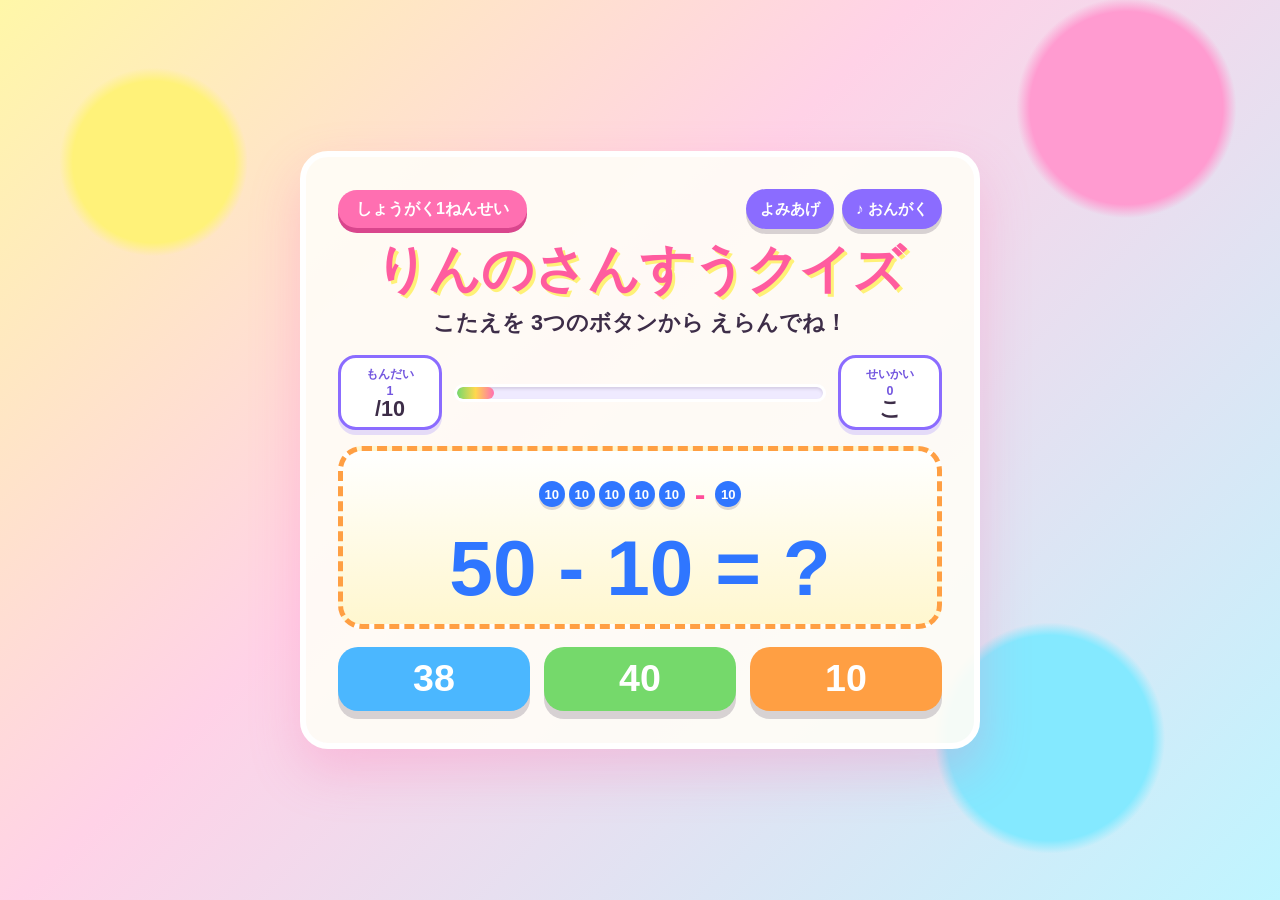
<file: index.html>
<!DOCTYPE html>
<html lang="ja">
<head>
  <meta charset="UTF-8">
  <meta name="viewport" content="width=device-width, initial-scale=1.0">
  <title>りんのさんすうクイズ</title>
  <link rel="stylesheet" href="style.css?v=17">
</head>
<body>
  <main class="app">
    <section class="quiz-panel" aria-live="polite">
      <div class="top-bar">
        <div class="badge">しょうがく1ねんせい</div>
        <div class="sound-controls">
          <button id="speechButton" class="sound-button" type="button" aria-pressed="false">よみあげ</button>
          <button id="musicButton" class="sound-button" type="button" aria-pressed="false">♪ おんがく</button>
        </div>
      </div>
      <h1>りんのさんすうクイズ</h1>
      <p class="lead">こたえを 3つのボタンから えらんでね！</p>

      <div class="score-board" aria-label="クイズの進み具合">
        <div class="score-pill">
          <span>もんだい</span>
          <strong><span id="questionNumber">1</span>/10</strong>
        </div>
        <div class="progress-track" aria-hidden="true">
          <div id="progressBar" class="progress-bar"></div>
        </div>
        <div class="score-pill">
          <span>せいかい</span>
          <strong><span id="correctCount">0</span>こ</strong>
        </div>
      </div>

      <div class="question-card">
        <div id="questionVisual" class="question-visual" aria-label="数字のまとまり"></div>
        <div id="question" class="question">10 + 20 = ?</div>
      </div>

      <div id="choices" class="choices" aria-label="こたえの選択肢"></div>

      <div id="result" class="result hidden">
        <div class="answer-feedback">
          <p id="message" class="message">ピンポーン！</p>
          <div id="answerFormula" class="answer-formula" aria-label="たてしきの答え"></div>
        </div>
        <div id="character" class="character" aria-label="にこにこの可愛いキャラクター" role="img">
          <div class="ear ear-left"></div>
          <div class="ear ear-right"></div>
          <div class="face">
            <div class="eye eye-left"></div>
            <div class="eye eye-right"></div>
            <div class="cheek cheek-left"></div>
            <div class="cheek cheek-right"></div>
            <div class="mouth"></div>
          </div>
          <div class="body"></div>
          <div class="arm arm-left"></div>
          <div class="arm arm-right"></div>
        </div>
      </div>

      <div id="finalScreen" class="final-screen hidden">
        <p class="final-title">けっかはっぴょう！</p>
        <p id="finalScore" class="final-score">10もんちゅう 10もん せいかい</p>
        <p id="finalRate" class="final-rate">せいかいりつ 100%</p>
        <p id="finalComment" class="final-comment">すごい！さんすうマスター！</p>
      </div>

      <button id="nextButton" class="next-button hidden" type="button">つぎのもんだい</button>
    </section>
  </main>

  <script src="script.js?v=17"></script>
</body>
</html>
</file>
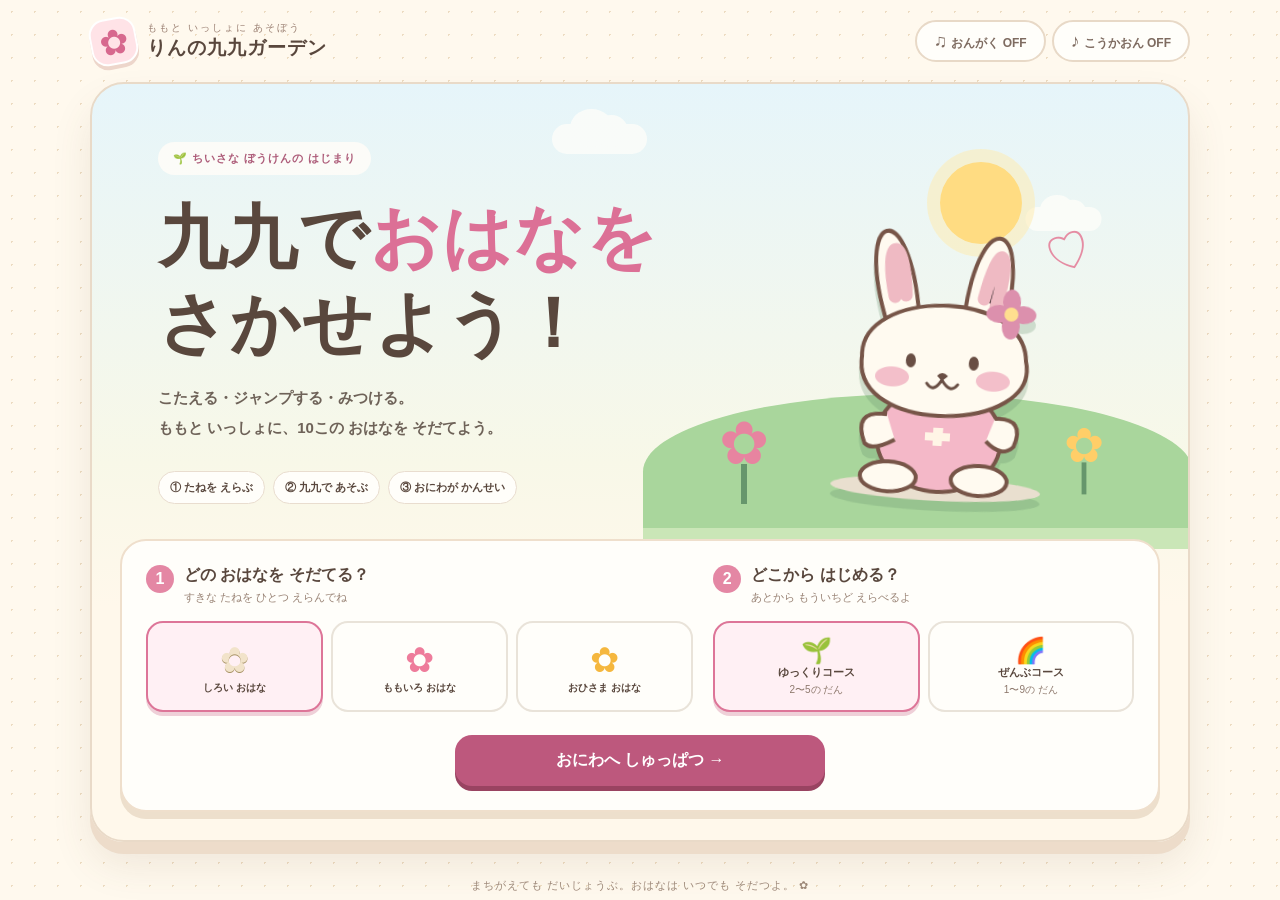
<file: kakezan-quest/index.html>
<!doctype html>
<html lang="ja">
<head>
  <meta charset="utf-8">
  <meta name="viewport" content="width=device-width, initial-scale=1, viewport-fit=cover">
  <meta name="theme-color" content="#fff8ec">
  <meta name="description" content="うさぎのももと九九のお庭を育てよう。小学2年生向けのかけ算あそび。">
  <title>りんの九九ガーデン</title>
  <link rel="icon" href="data:image/svg+xml,%3Csvg xmlns='http://www.w3.org/2000/svg' viewBox='0 0 64 64'%3E%3Crect width='64' height='64' rx='18' fill='%23fff3da'/%3E%3Ctext x='10' y='48' font-size='44'%3E🌼%3C/text%3E%3C/svg%3E">
  <link rel="stylesheet" href="style.css?v=20261027-music">
  <script src="script.js?v=20261027-music" defer></script>
</head>
<body>
  <header class="site-header">
    <a class="brand" href="./" aria-label="りんの九九ガーデン、はじめから">
      <span class="brand-flower" aria-hidden="true">✿</span>
      <span><small>ももと いっしょに あそぼう</small><strong>りんの九九ガーデン</strong></span>
    </a>
    <div class="audio-controls" role="group" aria-label="おと の せってい">
      <button id="musicButton" class="sound-toggle" type="button" aria-pressed="false" aria-label="おんがくを ならす"><span aria-hidden="true">♫</span><span id="musicLabel">おんがく OFF</span></button>
      <button id="soundButton" class="sound-toggle" type="button" aria-pressed="false" aria-label="こうかおんを だす"><span aria-hidden="true">♪</span><span id="soundLabel">こうかおん OFF</span></button>
    </div>
  </header>

  <main>
    <section id="startScreen" class="start-screen screen" aria-labelledby="startTitle">
      <div class="sky-decor cloud cloud-one" aria-hidden="true"></div><div class="sky-decor cloud cloud-two" aria-hidden="true"></div>
      <div class="intro-layout">
        <div class="intro-copy">
          <span class="eyebrow">🌱 ちいさな ぼうけんの はじまり</span>
          <h1 id="startTitle">九九で<span>おはなを</span><br>さかせよう！</h1>
          <p class="intro-lead">こたえる・ジャンプする・みつける。<br>ももと いっしょに、10この おはなを そだてよう。</p>
          <div class="intro-pills" aria-label="あそびかた"><span>① たねを えらぶ</span><span>② 九九で あそぶ</span><span>③ おにわが かんせい</span></div>
        </div>
        <div class="intro-art" aria-hidden="true"><div class="sun"></div><div class="intro-hill"></div><img class="hero-bunny" src="bunny.svg" alt=""><div class="art-flower art-flower-left"><i></i></div><div class="art-flower art-flower-right"><i></i></div><div class="butterfly">♡</div></div>
      </div>
      <div class="setup-card">
        <div class="setup-group">
          <div class="setup-heading"><span class="number-badge">1</span><div><h2>どの おはなを そだてる？</h2><p>すきな たねを ひとつ えらんでね</p></div></div>
          <div class="seed-list" role="group" aria-label="おはなの しゅるい">
            <button class="seed-option is-selected" data-flower="daisy" type="button" aria-pressed="true"><span class="seed-illustration daisy" aria-hidden="true">✿</span><strong>しろい おはな</strong></button>
            <button class="seed-option" data-flower="tulip" type="button" aria-pressed="false"><span class="seed-illustration tulip" aria-hidden="true">✿</span><strong>ももいろ おはな</strong></button>
            <button class="seed-option" data-flower="sunflower" type="button" aria-pressed="false"><span class="seed-illustration sunflower" aria-hidden="true">✿</span><strong>おひさま おはな</strong></button>
          </div>
        </div>
        <div class="setup-group setup-level">
          <div class="setup-heading"><span class="number-badge">2</span><div><h2>どこから はじめる？</h2><p>あとから もういちど えらべるよ</p></div></div>
          <div class="level-list" role="group" aria-label="むずかしさ">
            <button class="level-option is-selected" data-level="easy" type="button" aria-pressed="true"><span>🌱</span><strong>ゆっくりコース</strong><small>2〜5の だん</small></button>
            <button class="level-option" data-level="all" type="button" aria-pressed="false"><span>🌈</span><strong>ぜんぶコース</strong><small>1〜9の だん</small></button>
          </div>
        </div>
        <button id="startButton" class="primary-button start-button" type="button">おにわへ しゅっぱつ <span aria-hidden="true">→</span></button>
      </div>
    </section>

    <section id="gameScreen" class="game-screen screen" aria-labelledby="gameTitle" hidden>
      <div class="game-topline"><span id="chapterLabel" class="chapter-label">はじまりの おにわ</span><span id="stepLabel" class="step-label">1 / 10</span></div>
      <div class="journey-progress" aria-label="おにわの すすみぐあい">
        <div class="journey-caption"><span>おはなを そだてよう</span><strong id="progressText">0 / 10 こ さいたよ</strong></div>
        <div id="progressMeter" class="journey-track" role="progressbar" aria-label="さいた おはな" aria-valuemin="0" aria-valuemax="10" aria-valuenow="0"><span id="progressFill"></span></div>
      </div>
      <div class="garden-scene">
        <div class="garden-sun" aria-hidden="true"></div>
        <div class="garden-heading"><div><span class="garden-kicker">MOMO'S LITTLE GARDEN</span><h1 id="gameTitle">ももの おにわ</h1></div><span id="flowerCount" class="flower-count">🌼 0 / 10</span></div>
        <div id="gardenPlots" class="garden-plots" aria-label="おにわの ようす"></div>
        <div class="garden-ground"></div>
      </div>
      <div class="game-content">
        <div class="momo-card"><img src="bunny.svg" alt="うさぎの もも" width="96" height="100"><p id="momoLine">いっしょに そだてよう！</p></div>
        <div class="challenge-card">
          <div class="challenge-header"><span id="missionTag" class="mission-tag">こたえを えらぼう</span><span id="questionBadge">だい 1 もん</span></div>
          <h2 id="missionTitle" tabindex="-1">おはなの かずは？</h2>
          <p id="missionText" class="mission-text"></p>
          <div id="equation" class="equation" aria-live="polite"></div>
          <div id="groupVisual" class="group-visual" aria-label="かずの まとまり"></div>
          <p id="groupCaption" class="group-caption"></p>
          <div id="playControls" class="play-controls"></div>
          <button id="hintButton" class="hint-button" type="button" aria-expanded="false" aria-controls="hintPanel">ヒントを みる</button>
          <div id="hintPanel" class="hint-panel" hidden></div>
          <div id="feedback" class="feedback" role="status" aria-live="polite"></div>
        </div>
      </div>
    </section>

    <section id="finishScreen" class="finish-screen screen" aria-labelledby="finishTitle" hidden tabindex="-1">
      <div class="finish-confetti" aria-hidden="true">✦　✿　✦</div>
      <span class="finish-eyebrow">10この おはなを そだてたよ！</span>
      <h1 id="finishTitle">おにわが できた！</h1>
      <p>ひとつずつ すすんで、こんなに すてきに なったね。</p>
      <div id="finishGarden" class="finish-garden" aria-label="かんせいした おにわ"></div>
      <div class="finish-note"><img src="bunny.svg" alt="" width="90" height="92"><div><strong>ももから りんへ</strong><p id="finishMessage">いっしょに あそんでくれて ありがとう！</p></div></div>
      <div class="finish-actions"><button id="againButton" class="primary-button" type="button">もういちど あそぶ <span aria-hidden="true">↻</span></button><button id="changeButton" class="secondary-button" type="button">おはなを かえる</button></div>
    </section>
  </main>
  <footer>まちがえても だいじょうぶ。おはなは いつでも そだつよ。 ✿</footer>
</body>
</html>
</file>
<file: style.css>
:root {
  --pink: #ff6fb1;
  --yellow: #ffd84d;
  --blue: #4bb7ff;
  --green: #75d96b;
  --orange: #ff9f43;
  --ink: #3d2d48;
  --white: #fffdf7;
}

* {
  box-sizing: border-box;
}

body {
  margin: 0;
  min-height: 100vh;
  font-family: "Hiragino Maru Gothic ProN", "Yu Gothic", "Meiryo", sans-serif;
  color: var(--ink);
  background:
    radial-gradient(circle at 12% 18%, #fff279 0 6%, transparent 7%),
    radial-gradient(circle at 88% 12%, #ff9bd0 0 7%, transparent 8%),
    radial-gradient(circle at 82% 82%, #84e9ff 0 8%, transparent 9%),
    linear-gradient(135deg, #fff7a8 0%, #ffd2e7 42%, #bff5ff 100%);
}

.app {
  width: min(920px, 100%);
  min-height: 100vh;
  margin: 0 auto;
  display: grid;
  place-items: center;
  padding: 24px;
}

.quiz-panel {
  width: min(680px, 100%);
  padding: clamp(18px, 4vw, 32px);
  text-align: center;
  background: rgba(255, 253, 247, 0.92);
  border: 6px solid #ffffff;
  border-radius: 28px;
  box-shadow: 0 22px 50px rgba(255, 111, 177, 0.28);
}

.top-bar {
  display: flex;
  align-items: center;
  justify-content: space-between;
  gap: 12px;
  margin-bottom: 12px;
}

.sound-controls {
  display: flex;
  flex-wrap: wrap;
  justify-content: flex-end;
  gap: 8px;
}

.sound-button {
  min-height: 40px;
  padding: 6px 14px;
  border: 0;
  border-radius: 999px;
  color: #ffffff;
  font: inherit;
  font-size: 0.95rem;
  font-weight: 900;
  background: #8b6cff;
  box-shadow: 0 5px 0 rgba(61, 45, 72, 0.2);
  cursor: pointer;
}

.sound-button[aria-pressed="true"] {
  background: #2f8f45;
}

.sound-button:hover,
.sound-button:focus-visible {
  transform: translateY(-2px);
  filter: brightness(1.05);
}

.badge {
  display: inline-flex;
  align-items: center;
  justify-content: center;
  min-height: 38px;
  padding: 6px 18px;
  flex: 0 0 auto;
  color: #ffffff;
  font-weight: 800;
  background: var(--pink);
  border-radius: 999px;
  box-shadow: 0 5px 0 #d9468d;
}

h1 {
  margin: 0;
  font-size: clamp(1.9rem, 6vw, 3.25rem);
  line-height: 1.1;
  color: #ff5c9f;
  text-shadow: 3px 3px 0 #fff177;
}

.lead {
  margin: 10px 0 18px;
  font-size: clamp(1rem, 3.5vw, 1.35rem);
  font-weight: 700;
}

.score-board {
  display: grid;
  grid-template-columns: auto 1fr auto;
  align-items: center;
  gap: 12px;
  margin: 0 0 16px;
}

.score-pill {
  min-width: 104px;
  padding: 8px 12px;
  background: #ffffff;
  border: 3px solid #8b6cff;
  border-radius: 18px;
  box-shadow: 0 5px 0 rgba(139, 108, 255, 0.22);
}

.score-pill span {
  display: block;
  font-size: 0.78rem;
  font-weight: 800;
  color: #7356df;
}

.score-pill strong {
  display: block;
  margin-top: 2px;
  font-size: 1.35rem;
  line-height: 1;
}

.progress-track {
  height: 18px;
  overflow: hidden;
  background: #efeaff;
  border: 3px solid #ffffff;
  border-radius: 999px;
  box-shadow: inset 0 2px 3px rgba(61, 45, 72, 0.14);
}

.progress-bar {
  width: 10%;
  height: 100%;
  background: linear-gradient(90deg, var(--green), var(--yellow), var(--pink));
  border-radius: inherit;
  transition: width 0.25s ease;
}

.question-card {
  position: relative;
  margin: 0 auto 18px;
  padding: 18px 16px 16px;
  background: linear-gradient(180deg, #ffffff 0%, #fff7cf 100%);
  border: 5px dashed var(--orange);
  border-radius: 24px;
}

.question-visual {
  display: flex;
  align-items: center;
  justify-content: center;
  gap: 10px;
  min-height: 50px;
  margin-bottom: 10px;
}

.visual-group {
  max-width: 210px;
}

.number-model {
  display: flex;
  flex-wrap: wrap;
  justify-content: center;
  gap: 4px;
}

.model-token {
  display: inline-grid;
  place-items: center;
  width: 26px;
  height: 26px;
  border-radius: 50%;
  color: #ffffff;
  font-size: 0.82rem;
  font-weight: 900;
  box-shadow: 0 3px 0 rgba(61, 45, 72, 0.18);
}

.ten-token {
  background: #2f76ff;
}

.one-token {
  background: #ff9f43;
}

.zero-token {
  background: #b8b8c8;
}

.visual-operator {
  flex: 0 0 auto;
  color: #ff4d9a;
  font-size: 2rem;
  font-weight: 900;
}

.question {
  font-size: clamp(2.6rem, 10vw, 4.9rem);
  line-height: 1;
  font-weight: 900;
  color: #2f76ff;
}

.choices {
  display: grid;
  grid-template-columns: repeat(3, 1fr);
  gap: 14px;
}

.choice-button,
.next-button {
  min-height: 64px;
  border: 0;
  border-radius: 20px;
  color: #ffffff;
  font: inherit;
  font-size: clamp(1.5rem, 5vw, 2.35rem);
  font-weight: 900;
  cursor: pointer;
  box-shadow: 0 8px 0 rgba(61, 45, 72, 0.2);
  transition: transform 0.12s ease, box-shadow 0.12s ease, filter 0.12s ease;
}

.choice-button:nth-child(1) {
  background: var(--blue);
}

.choice-button:nth-child(2) {
  background: var(--green);
}

.choice-button:nth-child(3) {
  background: var(--orange);
}

.choice-button:hover,
.choice-button:focus-visible,
.next-button:hover,
.next-button:focus-visible {
  transform: translateY(-3px);
  filter: brightness(1.04);
}

.choice-button:active,
.next-button:active {
  transform: translateY(4px);
  box-shadow: 0 4px 0 rgba(61, 45, 72, 0.2);
}

.choice-button.wrong {
  animation: shake 0.28s ease;
  background: #b8b8c8;
}

.choice-button.correct {
  background: #ff6fb1;
}

.choice-button:disabled {
  cursor: default;
}

.choice-button.dimmed {
  opacity: 0.58;
  transform: none;
}

.result {
  display: flex;
  align-items: center;
  justify-content: center;
  gap: 18px;
  margin-top: 16px;
}

.answer-feedback {
  display: grid;
  gap: 8px;
  justify-items: center;
  max-width: 420px;
}

.message {
  margin: 0;
  font-size: clamp(1.8rem, 6vw, 3.2rem);
  font-weight: 900;
  color: #ff4d9a;
  text-shadow: 3px 3px 0 #fff177;
  animation: pop 0.45s ease;
}

.answer-formula {
  min-width: 150px;
  margin: 0;
  padding: 12px 22px;
  color: #2f76ff;
  font-size: clamp(1.4rem, 5vw, 2.25rem);
  font-weight: 900;
  line-height: 1.1;
  background: #ffffff;
  border: 4px solid #84e9ff;
  border-radius: 18px;
  box-shadow: 0 6px 0 rgba(75, 183, 255, 0.2);
}

.vertical-row {
  display: grid;
  grid-template-columns: 34px minmax(70px, 1fr);
  align-items: center;
  justify-items: end;
  font-variant-numeric: tabular-nums;
}

.vertical-first {
  grid-template-columns: 1fr;
  padding-right: 2px;
}

.vertical-second {
  border-bottom: 5px solid #2f76ff;
  padding-bottom: 4px;
}

.vertical-answer {
  grid-template-columns: 1fr;
  padding-top: 5px;
  padding-right: 2px;
  color: #ff4d9a;
}

.vertical-operator {
  justify-self: start;
  color: #ff9f43;
}

.character {
  position: relative;
  width: 132px;
  height: 140px;
  animation: bounce 1s ease-in-out infinite;
}

.face {
  position: absolute;
  left: 17px;
  top: 13px;
  width: 98px;
  height: 86px;
  background: #fff4c9;
  border: 5px solid #704a80;
  border-radius: 48% 48% 54% 54%;
  z-index: 2;
}

.ear {
  position: absolute;
  top: 6px;
  width: 38px;
  height: 43px;
  background: #ff9bd0;
  border: 5px solid #704a80;
  border-radius: 50% 50% 40% 40%;
}

.ear-left {
  left: 11px;
  transform: rotate(-26deg);
}

.ear-right {
  right: 11px;
  transform: rotate(26deg);
}

.eye {
  position: absolute;
  top: 30px;
  width: 12px;
  height: 18px;
  background: #3d2d48;
  border-radius: 50%;
}

.eye-left {
  left: 28px;
}

.eye-right {
  right: 28px;
}

.cheek {
  position: absolute;
  top: 50px;
  width: 19px;
  height: 11px;
  background: #ff8abf;
  border-radius: 50%;
}

.cheek-left {
  left: 13px;
}

.cheek-right {
  right: 13px;
}

.mouth {
  position: absolute;
  left: 39px;
  top: 51px;
  width: 21px;
  height: 13px;
  border-bottom: 5px solid #3d2d48;
  border-radius: 0 0 999px 999px;
}

.body {
  position: absolute;
  left: 31px;
  bottom: 6px;
  width: 70px;
  height: 57px;
  background: #7ee37a;
  border: 5px solid #704a80;
  border-radius: 46% 46% 36% 36%;
  z-index: 1;
}

.arm {
  position: absolute;
  bottom: 35px;
  width: 40px;
  height: 13px;
  background: #fff4c9;
  border: 5px solid #704a80;
  border-radius: 999px;
}

.arm-left {
  left: 0;
  transform: rotate(-28deg);
}

.arm-right {
  right: 0;
  transform: rotate(28deg);
}

.next-button {
  margin-top: 14px;
  padding: 0 28px;
  background: #8b6cff;
  font-size: clamp(1.2rem, 4vw, 1.7rem);
}

.final-screen {
  margin-top: 18px;
  padding: 18px;
  background: linear-gradient(180deg, #fff8d8, #ffffff);
  border: 5px solid var(--yellow);
  border-radius: 24px;
  box-shadow: 0 10px 0 rgba(255, 159, 67, 0.18);
  animation: pop 0.45s ease;
}

.final-title,
.final-score,
.final-rate,
.final-comment {
  margin: 0;
  font-weight: 900;
}

.final-title {
  color: #ff4d9a;
  font-size: clamp(1.7rem, 6vw, 3rem);
  text-shadow: 2px 2px 0 #fff177;
}

.final-score {
  margin-top: 8px;
  font-size: clamp(1.25rem, 4.5vw, 2rem);
}

.final-rate {
  margin-top: 6px;
  color: #2f76ff;
  font-size: clamp(2rem, 8vw, 4rem);
}

.final-comment {
  margin-top: 8px;
  color: #2f8f45;
  font-size: clamp(1.1rem, 4vw, 1.55rem);
}

.hidden {
  display: none;
}

@keyframes shake {
  0%, 100% {
    transform: translateX(0);
  }
  30% {
    transform: translateX(-8px);
  }
  65% {
    transform: translateX(8px);
  }
}

@keyframes pop {
  0% {
    transform: scale(0.6);
    opacity: 0;
  }
  70% {
    transform: scale(1.12);
  }
  100% {
    transform: scale(1);
    opacity: 1;
  }
}

@keyframes bounce {
  0%, 100% {
    transform: translateY(0);
  }
  50% {
    transform: translateY(-10px);
  }
}

@media (max-width: 560px) {
  .app {
    padding: 14px 14px calc(96px + env(safe-area-inset-bottom));
  }

  .quiz-panel {
    border-radius: 22px;
  }

  .top-bar {
    flex-direction: column;
    gap: 10px;
  }

  .sound-controls {
    justify-content: center;
  }

  .sound-button {
    padding: 6px 10px;
    font-size: 0.85rem;
  }

  .choices {
    grid-template-columns: repeat(3, 1fr);
    gap: 8px;
  }

  .score-board {
    grid-template-columns: 1fr 1fr;
  }

  .progress-track {
    grid-column: 1 / -1;
    grid-row: 2;
  }

  .choice-button {
    min-height: 56px;
    border-radius: 16px;
    font-size: clamp(1.25rem, 7vw, 1.75rem);
  }

  .result {
    flex-direction: column;
    gap: 4px;
    margin-bottom: 72px;
  }

  .next-button {
    position: fixed;
    left: 50%;
    bottom: max(12px, env(safe-area-inset-bottom));
    z-index: 20;
    width: min(330px, calc(100vw - 28px));
    min-height: 58px;
    margin-top: 0;
    transform: translateX(-50%);
  }

  .next-button:hover,
  .next-button:focus-visible {
    transform: translateX(-50%) translateY(-3px);
  }

  .next-button:active {
    transform: translateX(-50%) translateY(4px);
  }
}
</file>
<file: kakezan-quest/style.css>
:root {
  color-scheme: light;
  --ink: #59473d;
  --soft-ink: #816e60;
  --pink: #ed83a5;
  --pink-dark: #b84874;
  --cream: #fff8ec;
  --paper: #fffefa;
  --green: #618d69;
  --border: #eadcc9;
  font-family: "Hiragino Maru Gothic ProN", "Yu Gothic", "Meiryo", sans-serif;
}
* { box-sizing: border-box; }
html { scroll-behavior: smooth; }
body { margin: 0; min-height: 100vh; color: var(--ink); background: #fff9ee; background-image: radial-gradient(#eddcc2 1px, transparent 1px); background-size: 23px 23px; }
button { font: inherit; cursor: pointer; touch-action: manipulation; }
button:focus-visible, a:focus-visible { outline: 4px solid #855ab6; outline-offset: 4px; }
[hidden] { display: none !important; }
.site-header { width: min(1100px, calc(100% - 36px)); margin: auto; min-height: 82px; display: flex; align-items: center; justify-content: space-between; gap: 12px; }
.brand { display: inline-flex; align-items: center; gap: 10px; color: inherit; text-decoration: none; }
.brand-flower { display: grid; place-items: center; width: 47px; height: 47px; color: #d7688e; background: #ffe3e7; border: 2px solid #fff; border-radius: 16px; font-size: 35px; transform: rotate(-11deg); box-shadow: 0 4px 0 #edd6cb; }
.brand small, .brand strong { display: block; }
.brand small { font-size: 10px; letter-spacing: 2px; color: #9b8073; }
.brand strong { font-size: 19px; letter-spacing: 1px; }
.audio-controls { display: flex; justify-content: flex-end; flex-wrap: wrap; gap: 6px; }
.sound-toggle { min-height: 42px; border: 2px solid #e8d9c7; border-radius: 999px; color: #7e6b60; background: #fffefa; padding: 6px 17px; font-size: 12px; font-weight: 900; }
.sound-toggle span:first-child { font-size: 18px; margin-right: 4px; }
.sound-toggle[aria-pressed="true"] { color: #aa486d; border-color: #e8aabd; background: #fff0f4; }
main { width: min(1100px, calc(100% - 36px)); margin: 0 auto; }
.screen { animation: appear .42s ease both; }
@keyframes appear { from { opacity: 0; transform: translateY(12px); } to { opacity: 1; transform: translateY(0); } }
footer { margin: 36px auto 24px; padding: 0 18px; text-align: center; color: #9e8979; font-size: 11px; letter-spacing: 1px; }

.start-screen { position: relative; overflow: hidden; border: 2px solid #e9dac8; border-radius: 34px; background: linear-gradient(180deg, #e6f5fa 0%, #f8f8e8 50%, #fff8eb 69%); box-shadow: 0 12px 0 #eddcca, 0 23px 40px #6d54331c; }
.intro-layout { min-height: 415px; display: grid; grid-template-columns: 1.1fr .9fr; position: relative; padding: 58px 66px 35px; }
.intro-copy { z-index: 2; }
.eyebrow, .finish-eyebrow { display: inline-block; border-radius: 999px; padding: 9px 15px; background: #fffdf9db; color: #ad5c79; font-size: 11px; letter-spacing: 1px; font-weight: 900; }
.intro-copy h1 { font-size: clamp(43px, 5.8vw, 69px); line-height: 1.24; letter-spacing: 1px; margin: 20px 0 17px; }
.intro-copy h1 span { color: #dc7096; }
.intro-lead { color: #6e6258; line-height: 2; font-size: 15px; font-weight: 800; }
.intro-pills { display: flex; flex-wrap: wrap; gap: 8px; margin-top: 28px; }
.intro-pills span { padding: 8px 11px; background: #fffefa; border: 1px solid #e9ddcf; border-radius: 999px; font-size: 11px; font-weight: 800; }
.intro-art { position: relative; min-height: 320px; }
.intro-hill { position: absolute; bottom: -45px; left: -45px; width: 550px; height: 155px; border-radius: 50% 50% 0 0; background: #a9d69c; box-shadow: 0 -21px 0 #cae6b7 inset; }
.hero-bunny { position: absolute; z-index: 2; width: min(300px, 85%); height: auto; right: 30px; bottom: -10px; filter: drop-shadow(0 10px 0 #618d6940); transform: rotate(3deg); }
.sun, .garden-sun { position: absolute; width: 82px; height: 82px; top: 20px; right: 23%; border-radius: 50%; background: #ffdc82; box-shadow: 0 0 0 13px #ffebb184; }
.cloud { position: absolute; width: 95px; height: 30px; border-radius: 30px; background: #fffefa; opacity: .75; }
.cloud:before, .cloud:after { content: ""; position: absolute; bottom: 7px; width: 43px; height: 38px; border-radius: 50%; background: inherit; }
.cloud:before { left: 18px; } .cloud:after { left: 43px; width: 33px; height: 32px; }
.cloud-one { top: 40px; left: 42%; } .cloud-two { top: 120px; right: 7%; transform: scale(.8); }
.art-flower { position: absolute; z-index: 2; bottom: 0; color: #e784a0; font-size: 60px; }
.art-flower:before { content: "✿"; } .art-flower-left { left: 7%; } .art-flower-right { right: 3%; color: #ffce68; transform: scale(.8); }
.art-flower i { display: block; width: 6px; height: 40px; margin: -14px auto 0; background: #66966c; }
.butterfly { position: absolute; right: 7%; top: 22%; font-size: 45px; color: #e58ca3; transform: rotate(-20deg); }
.setup-card { position: relative; z-index: 3; display: grid; grid-template-columns: 1.3fr 1fr; gap: 20px; margin: 0 28px 28px; padding: 24px; border: 2px solid #efdfcc; border-radius: 26px; background: #fffefa; box-shadow: 0 7px 0 #eddfcc; }
.setup-heading { display: flex; gap: 10px; align-items: flex-start; margin-bottom: 16px; }
.number-badge { flex: 0 0 auto; display: grid; place-items: center; width: 28px; height: 28px; border-radius: 50%; color: #fff; background: #e487a4; font-weight: 900; }
.setup-heading h2 { font-size: 16px; margin: 0 0 4px; }
.setup-heading p { color: #998375; font-size: 11px; margin: 0; }
.seed-list, .level-list { display: flex; gap: 8px; }
.seed-option, .level-option { flex: 1; min-width: 0; border: 2px solid #e9e3d9; border-radius: 17px; background: #fffefa; color: var(--ink); padding: 12px 7px; min-height: 91px; }
.seed-option.is-selected, .level-option.is-selected { border-color: #dd7598; background: #fff0f4; box-shadow: 0 4px 0 #efd0d8; }
.seed-option strong, .level-option strong, .level-option small { display: block; }
.seed-option strong { font-size: 10px; }
.seed-illustration { display: block; font-size: 35px; line-height: 1.2; }
.seed-illustration.daisy { color: #f2e3ca; text-shadow: 0 1px 0 #a79264; }
.seed-illustration.tulip { color: #ee7c9b; }
.seed-illustration.sunflower { color: #f5b73e; }
.level-option span { display: block; font-size: 25px; }
.level-option strong { font-size: 11px; }
.level-option small { color: #8d786c; font-size: 10px; margin-top: 3px; }
.primary-button { border: 0; border-radius: 17px; padding: 15px 24px; background: #bd587d; color: #fff; font-size: 16px; font-weight: 900; box-shadow: 0 5px 0 #994361; }
.primary-button:hover { background: #ad486f; transform: translateY(-2px); }
.primary-button:active { transform: translateY(4px); box-shadow: 0 1px 0 #994361; }
.start-button { grid-column: 1 / -1; width: min(370px, 100%); margin: 3px auto 0; }

.game-topline { display: flex; justify-content: space-between; align-items: center; padding: 4px 8px 12px; font-weight: 900; font-size: 13px; }
.journey-progress { margin: 0 0 14px; padding: 13px 18px 15px; border: 2px solid #e7d8c7; border-radius: 19px; background: #fffefa; box-shadow: 0 4px 0 #eddfcf; }
.journey-caption { display: flex; justify-content: space-between; flex-wrap: wrap; gap: 6px 12px; margin-bottom: 9px; color: #6e5147; font-size: 13px; font-weight: 800; }
.journey-caption strong { color: #9d3d63; }
.journey-track { height: 12px; overflow: hidden; border-radius: 999px; background: #f3dfd9; }
.journey-track span { display: block; width: 0; height: 100%; border-radius: inherit; background: #b94872; transition: width .35s ease; }
.chapter-label { color: #ab5b78; } .step-label { border-radius: 999px; padding: 7px 15px; background: #fffefa; border: 1px solid #eddcc9; }
.garden-scene { position: relative; overflow: hidden; min-height: 240px; padding: 20px 30px 0; border: 2px solid #d3ddcc; border-radius: 28px; background: linear-gradient(180deg, #def1f1, #f4f9e6 58%, #bbdca5 59%, #aed398); }
#gameScreen[data-chapter="1"] .garden-scene { background: linear-gradient(180deg, #f0e9f5, #f7f8e9 58%, #b4d7a4 59%, #a9ce94); }
#gameScreen[data-chapter="2"] .garden-scene, #gameScreen[data-chapter="3"] .garden-scene { background: linear-gradient(180deg, #dff1fb, #f4f8e9 58%, #acd9aa 59%, #a3d092); }
.garden-heading { position: relative; z-index: 2; display: flex; justify-content: space-between; align-items: start; }
.garden-kicker { color: #547e76; font-size: 9px; letter-spacing: 2px; font-weight: 900; }
.garden-heading h1 { margin: 4px 0; font-size: 23px; }
.flower-count { border: 2px solid #fff; padding: 7px 12px; border-radius: 999px; background: #fffefaed; font-weight: 900; font-size: 12px; }
.garden-sun { width: 64px; height: 64px; right: 25%; top: 20px; }
.garden-plots, .finish-garden { position: relative; z-index: 2; display: grid; grid-template-columns: repeat(10, 1fr); align-items: end; gap: 2px; min-height: 138px; margin: 5px 0 0; }
.garden-plot { position: relative; height: 118px; display: grid; place-items: end center; }
.plot-soil { display: block; position: absolute; z-index: 2; bottom: 5px; width: 70%; height: 16px; border-radius: 50%; background: #8e6649; box-shadow: 0 3px 0 #7a5d43; }
.plot-flower { position: absolute; z-index: 3; bottom: 8px; width: 56px; height: 97px; opacity: .55; }
.plot-flower .stem { position: absolute; left: 25px; bottom: 8px; width: 5px; height: 46px; border-radius: 7px; background: #5b9463; }
.plot-flower .leaf { position: absolute; bottom: 27px; left: 10px; width: 23px; height: 12px; border-radius: 100% 0; background: #74a873; transform: rotate(20deg); }
.plot-flower .blossom { position: absolute; top: 0; left: 0; font-size: 54px; line-height: 1; color: #f5e8ce; text-shadow: 0 2px 0 #c2aa81; }
.plot-flower.tulip .blossom { color: #e984a0; text-shadow: 0 2px 0 #b95173; }
.plot-flower.sunflower .blossom { color: #f3bd42; text-shadow: 0 2px 0 #c9972f; }
.plot-flower:not(.is-bloomed) .stem, .plot-flower:not(.is-bloomed) .leaf { display: none; }
.plot-flower:not(.is-bloomed) .blossom { top: 67px; left: 20px; font-size: 22px; color: #71533e; text-shadow: none; }
.plot-flower.is-bloomed { opacity: 1; }
.just-grown .plot-flower { animation: grow .7s cubic-bezier(.2,1.3,.4,1) both; transform-origin: bottom; }
@keyframes grow { from { transform: scale(.1); } to { transform: scale(1); } }
.garden-ground { height: 14px; margin: -4px -30px 0; background: #80b477; border-top: 5px solid #9bc38a; }
.game-content { display: grid; grid-template-columns: 176px 1fr; align-items: start; gap: 18px; margin: 22px 0; }
.momo-card { text-align: center; border: 2px solid #eadac7; border-radius: 24px; padding: 15px 12px 12px; background: #fffefa; box-shadow: 0 5px 0 #eadac7; }
.momo-card img { width: 110px; height: auto; display: block; margin: auto; }
.momo-card p { margin: 8px 0 0; padding: 10px 5px; background: #fff1e4; border-radius: 14px; font-size: 11px; line-height: 1.6; font-weight: 900; }
.challenge-card { min-height: 410px; border: 2px solid #eadac7; border-radius: 26px; padding: 22px 28px 26px; background: #fffefa; box-shadow: 0 5px 0 #eadac7; }
.challenge-header { display: flex; justify-content: space-between; align-items: center; gap: 8px; }
.mission-tag { padding: 7px 12px; background: #f9e7ef; color: #ad4d73; border-radius: 999px; font-size: 11px; font-weight: 900; }
#questionBadge { color: #977a68; font-size: 11px; font-weight: 900; }
.challenge-card h2 { font-size: 22px; margin: 20px 0 4px; }
.mission-text { color: var(--soft-ink); font-size: 13px; line-height: 1.8; margin: 0; }
.equation { width: max-content; max-width: 100%; margin: 14px auto 16px; padding: 6px 22px; border-radius: 16px; background: #fff5e0; font-family: "Arial Rounded MT Bold", "Hiragino Maru Gothic ProN", sans-serif; font-size: clamp(32px, 5vw, 52px); font-weight: 900; letter-spacing: 3px; text-align: center; }
.group-visual { display: flex; justify-content: center; align-items: end; flex-wrap: wrap; gap: 6px; min-height: 66px; }
.count-pot { display: grid; justify-items: center; align-content: center; gap: 4px; width: 54px; min-height: 59px; padding: 6px 2px; border: 2px solid #e2cdb5; border-radius: 12px 12px 20px 20px; background: #fff3db; box-shadow: 0 4px 0 #e6d3b8; }
.count-dots { width: 39px; display: grid; grid-template-columns: repeat(3, 1fr); justify-items: center; }
.count-dot { color: #e8809c; font-size: 10px; line-height: 12px; }
.count-pot small { font-size: 10px; color: #826950; font-weight: 900; }
.count-pot.is-waiting { opacity: .55; }
.group-caption { margin: 10px 0 18px; text-align: center; color: #8c7465; font-size: 11px; }
.play-controls.answer-grid { display: grid; grid-template-columns: repeat(3, 1fr); gap: 10px; max-width: 500px; margin: auto; }
.answer-choice { min-height: 74px; border: 2px solid #e9b7c7; border-radius: 18px; background: #fff0f3; box-shadow: 0 5px 0 #efcfda; color: #9b4265; font-size: 32px; font-weight: 900; }
.answer-choice:nth-child(2) { background: #fff5db; border-color: #ead9a4; box-shadow: 0 5px 0 #ece0b6; color: #82692d; }
.answer-choice:nth-child(3) { background: #ebf4e8; border-color: #cddfc7; box-shadow: 0 5px 0 #d9e4d2; color: #4b7c57; }
.answer-choice:hover:not(:disabled) { transform: translateY(-3px); }
.answer-choice:active:not(:disabled) { transform: translateY(4px); box-shadow: none; }
.answer-choice:disabled { cursor: default; }
.answer-choice.is-wrong { opacity: .35; text-decoration: line-through; }
.answer-choice.is-correct { background: #ddefd7; color: #3d7544; border-color: #7fb388; }
.hop-controls { display: flex; flex-direction: column; align-items: center; gap: 4px; }
.hop-button { width: min(340px, 100%); min-height: 70px; background: #ef94b0; color: #fff; border: 2px solid #cf698e; border-radius: 19px; box-shadow: 0 5px 0 #c96a8e; font-size: 23px; font-weight: 900; }
.hop-button:hover:not(:disabled) { transform: translateY(-3px); }
.hop-button:disabled { opacity: .6; }
.hop-counter { color: #90776a; font-size: 12px; margin: 8px 0; }
.hint-button { display: block; min-height: 44px; margin: 12px auto 0; padding: 9px 18px; border: 2px solid #d9b38b; border-radius: 14px; background: #fff8e8; color: #784525; font-size: 14px; font-weight: 900; }
.hint-button:hover { background: #fff0d4; }
.hint-panel { margin: 12px auto 0; max-width: 520px; padding: 14px; border: 2px dashed #e5c07e; border-radius: 14px; background: #fff8e8; color: #795d3d; font-size: 12px; text-align: center; line-height: 1.8; }
.feedback { text-align: center; min-height: 0; margin-top: 10px; font-size: 12px; font-weight: 900; }
.feedback.is-gentle { padding: 10px; color: #976340; background: #fff5e6; border-radius: 12px; }
.feedback.is-success { display: grid; justify-content: center; gap: 4px; padding: 9px; color: #517d55; background: #f1f8ec; border-radius: 12px; }
.feedback.is-success strong { font-size: 16px; }
.feedback.is-success span { color: #725e4f; }
.next-controls { display: flex; justify-content: center; }
.next-button { min-width: min(350px, 100%); font-size: 15px; }

.finish-screen { position: relative; overflow: hidden; display: grid; justify-items: center; gap: 10px; padding: 42px 45px 45px; border: 2px solid #e8d8c3; border-radius: 30px; background: linear-gradient(180deg, #e5f2f2 0, #fff7e8 45%, #fffdfa 100%); box-shadow: 0 9px 0 #e9d9c9; text-align: center; }
.finish-confetti { font-size: 30px; color: #db78a0; letter-spacing: 20px; }
.finish-screen h1 { color: #ad5274; font-size: clamp(30px, 5vw, 48px); margin: 3px 0; }
.finish-screen>p { font-size: 13px; line-height: 1.8; margin: 0; }
.finish-garden { width: 100%; min-height: 170px; background: #b8d9a4; border: 3px solid #9dc68e; border-radius: 22px; padding: 30px 12px 8px; margin: 17px 0; }
.finish-note { display: flex; align-items: center; gap: 12px; max-width: 450px; padding: 14px 20px; border: 2px solid #f1d8ca; border-radius: 18px; background: #fffefa; text-align: left; }
.finish-note img { width: 85px; height: auto; }
.finish-note strong { color: #a45471; font-size: 12px; }
.finish-note p { margin: 5px 0 0; font-size: 12px; line-height: 1.8; }
.finish-actions { display: flex; flex-wrap: wrap; justify-content: center; gap: 12px; margin-top: 14px; }
.secondary-button { border: 2px solid #d7c9b7; background: #fffefa; color: #7d695a; border-radius: 17px; padding: 13px 20px; font-weight: 900; }

@media (max-width: 760px) {
  .intro-layout { padding: 42px 30px 30px; grid-template-columns: 1fr .75fr; min-height: 370px; }
  .intro-copy h1 { font-size: 45px; }
  .intro-lead { font-size: 13px; }
  .hero-bunny { right: 0; }
  .setup-card { margin-inline: 16px; grid-template-columns: 1fr; }
  .game-content { grid-template-columns: 120px 1fr; }
  .momo-card img { width: 90px; }
  .challenge-card { padding: 20px; }
  .plot-flower { transform: scale(.82); transform-origin: bottom; }
  .garden-plots { gap: 0; }
}
@media (max-width: 570px) {
  .site-header { width: calc(100% - 28px); min-height: 67px; }
  .brand-flower { width: 37px; height: 37px; font-size: 27px; border-radius: 12px; }
  .brand small { font-size: 8px; letter-spacing: 0; }
  .brand strong { font-size: 14px; }
  .sound-toggle { min-height: 35px; padding: 4px 9px; font-size: 10px; }
  .sound-toggle { min-height: 44px; min-width: 70px; }
  .audio-controls { gap: 4px; }
  .audio-controls .sound-toggle { min-width: 0; padding-inline: 8px; }
  .sound-toggle span:first-child { font-size: 14px; margin-right: 0; }
  main { width: calc(100% - 20px); }
  .start-screen { border-radius: 24px; }
  .intro-layout { display: block; padding: 30px 22px 0; min-height: 475px; }
  .intro-copy { position: relative; z-index: 3; text-align: center; }
  .eyebrow { font-size: 9px; }
  .intro-copy h1 { font-size: clamp(37px, 10vw, 47px); margin: 13px 0; }
  .intro-lead { font-size: 11px; line-height: 1.9; }
  .intro-pills { justify-content: center; gap: 5px; margin-top: 15px; }
  .intro-pills span { padding: 6px; font-size: 9px; }
  .intro-art { position: absolute; top: 250px; left: 0; width: 100%; height: 225px; min-height: 0; }
  .hero-bunny { width: 172px; right: calc(50% - 86px); bottom: -4px; }
  .intro-hill { bottom: -30px; left: -15%; width: 130%; height: 90px; }
  .sun { top: 12px; right: 18%; width: 45px; height: 45px; }
  .butterfly { top: 10%; right: 12%; font-size: 26px; }
  .art-flower { font-size: 43px; }
  .setup-card { margin: 0 10px 14px; padding: 17px 12px; border-radius: 20px; gap: 20px; }
  .setup-heading { margin-bottom: 12px; }
  .setup-heading h2 { font-size: 14px; }
  .seed-option { min-height: 75px; padding: 7px 3px; }
  .seed-option strong { font-size: 9px; }
  .seed-illustration { font-size: 30px; }
  .level-option { min-height: 76px; padding: 7px; }
  .level-option span { font-size: 20px; }
  .game-topline { font-size: 11px; }
  .garden-scene { min-height: 183px; padding: 14px 12px 0; border-radius: 20px; }
  .garden-heading h1 { font-size: 17px; }
  .garden-kicker { font-size: 7px; }
  .flower-count { font-size: 10px; padding: 5px; }
  .garden-sun { width: 40px; height: 40px; right: 23%; top: 12px; }
  .garden-plots { min-height: 96px; margin-top: 7px; }
  .garden-plot { height: 83px; min-width: 0; }
  .plot-soil { width: 92%; height: 10px; bottom: 3px; }
  .plot-flower { width: 32px; height: 70px; bottom: 5px; transform: none; }
  .plot-flower .stem { left: 15px; bottom: 5px; width: 3px; height: 32px; }
  .plot-flower .leaf { left: 3px; bottom: 18px; width: 16px; height: 7px; }
  .plot-flower .blossom { font-size: 34px; }
  .plot-flower:not(.is-bloomed) .blossom { top: 49px; left: 12px; font-size: 16px; }
  .garden-ground { margin-inline: -12px; }
  .game-content { display: block; margin-top: 14px; }
  .momo-card { display: flex; align-items: center; gap: 5px; width: 100%; padding: 5px 13px; margin-bottom: 10px; border-radius: 15px; }
  .momo-card img { width: 55px; }
  .momo-card p { flex: 1; margin: 0; font-size: 10px; }
  .challenge-card { border-radius: 20px; padding: 16px 12px 20px; min-height: 0; }
  .mission-tag { font-size: 9px; padding: 6px 9px; }
  #questionBadge { font-size: 10px; }
  .challenge-card h2 { font-size: 18px; margin-top: 15px; }
  .mission-text { font-size: 15px; color: #6f5549; }
  .journey-progress { margin-bottom: 12px; padding: 11px 13px 13px; }
  .journey-caption { font-size: 12px; }
  .equation { font-size: clamp(30px, 9vw, 42px); padding: 4px 14px; margin: 12px auto; white-space: nowrap; }
  .count-pot { width: 39px; min-height: 48px; padding: 4px 1px; border-width: 1px; border-radius: 8px 8px 13px 13px; }
  .count-dots { width: 30px; }
  .count-dot { font-size: 8px; line-height: 9px; }
  .group-visual { gap: 4px; min-height: 52px; }
  .group-caption { font-size: 10px; margin: 9px 0 13px; }
  .answer-choice { min-height: 65px; font-size: 27px; }
  .finish-screen { padding: 30px 12px; border-radius: 22px; }
  .finish-confetti { font-size: 22px; letter-spacing: 10px; }
  .finish-garden { padding-inline: 5px; min-height: 125px; }
  .finish-actions { flex-direction: column; width: min(300px, 100%); }
}
@media (prefers-reduced-motion: reduce) {
  *, *::before, *::after { animation-duration: .01ms !important; scroll-behavior: auto !important; transition-duration: .01ms !important; }
}
</file>
